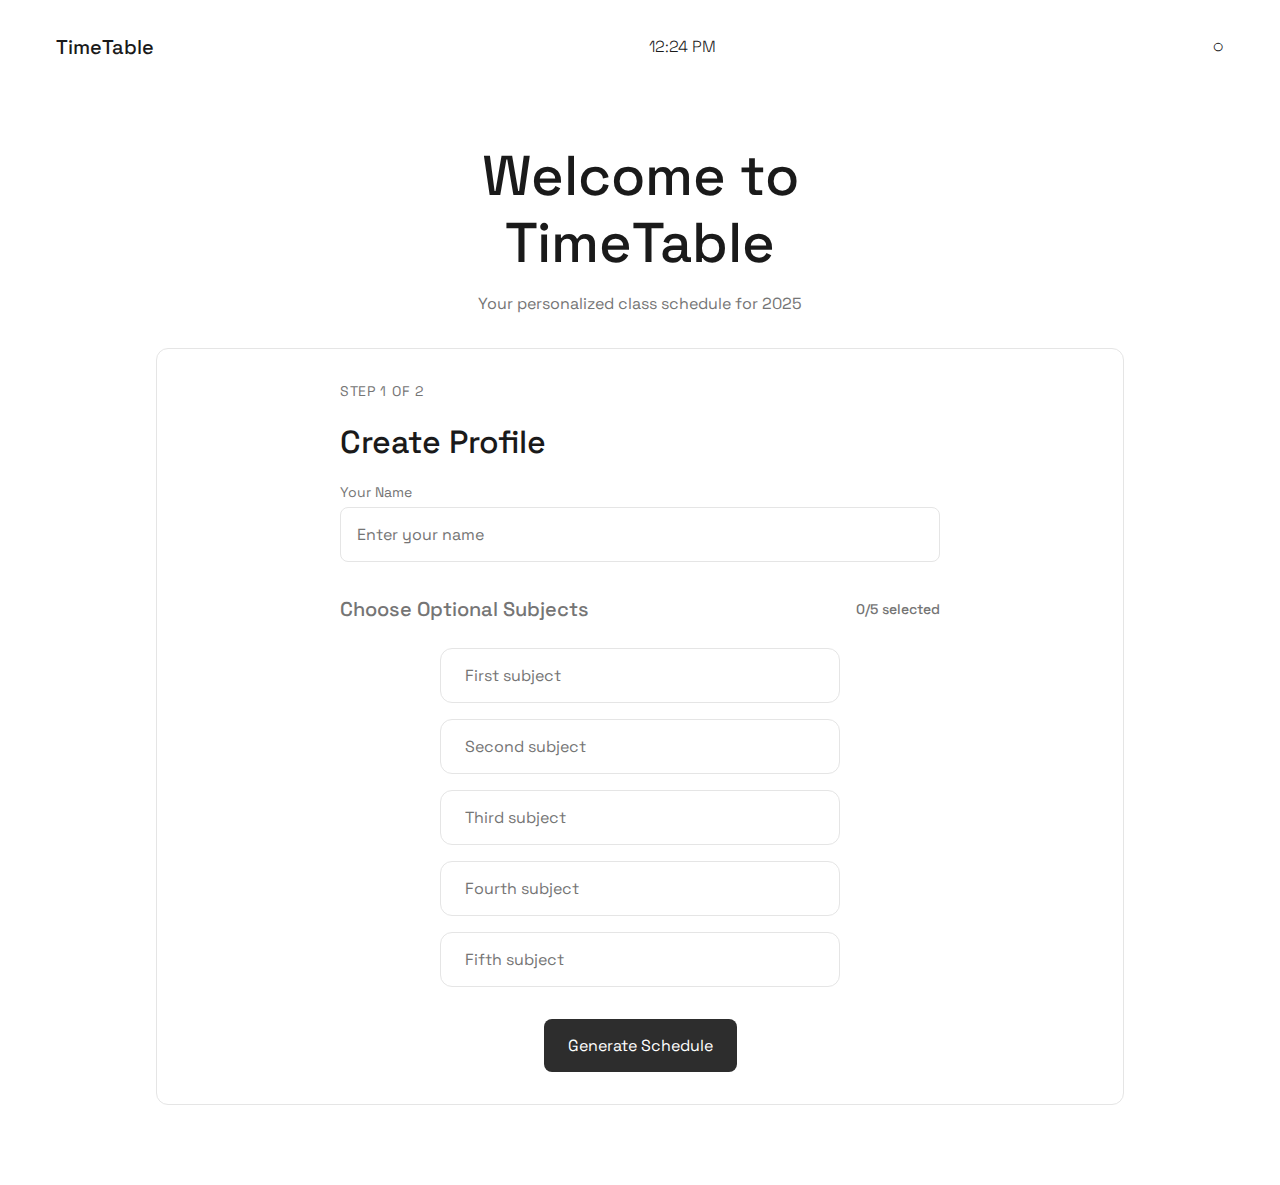
<file: index.html>
<!DOCTYPE html>
<html lang="en">
<head>
    <meta charset="UTF-8">
    <meta name="viewport" content="width=device-width, initial-scale=1.0">
    <title>TimeTable 2025</title>
    <meta http-equiv="refresh" content="0;url=pages/register.html">
    <link rel="stylesheet" href="styles/main.css">
    <link rel="preconnect" href="https://fonts.googleapis.com">
    <link rel="preconnect" href="https://fonts.gstatic.com" crossorigin>
    <link href="https://fonts.googleapis.com/css2?family=Space+Grotesk:wght@300;400;500;600&display=swap" rel="stylesheet">
</head>
<body>
    <p>Redirecting to registration...</p>
    <div class="app-container">
        <!-- Navigation -->
        <nav class="top-nav">
            <div class="nav-brand">TimeTable</div>
            <div class="nav-time" id="current-time">00:00</div>
            <div class="nav-actions">
                <button class="btn-icon" id="theme-toggle">○</button>
            </div>
        </nav>

        <!-- Registration Form -->
        <div id="registration-form" class="panel registration-panel">
            <div class="panel-content">
                <h1>Welcome</h1>
                <p class="subtitle">Select your subjects for 2025</p>
                
                <div class="input-group">
                    <input type="text" id="username" placeholder="Username" class="modern-input">
                </div>

                <div class="subject-selection">
                    <div class="selection-header">Choose 5 Optional Subjects</div>
                    <div class="selection-grid">
                        <select id="subject1" class="modern-select">
                            <option value="">Subject 1</option>
                        </select>
                        <select id="subject2" class="modern-select">
                            <option value="">Subject 2</option>
                        </select>
                        <select id="subject3" class="modern-select">
                            <option value="">Subject 3</option>
                        </select>
                        <select id="subject4" class="modern-select">
                            <option value="">Subject 4</option>
                        </select>
                        <select id="subject5" class="modern-select">
                            <option value="">Subject 5</option>
                        </select>
                    </div>
                </div>

                <button id="register" class="btn-primary">Generate Timetable</button>
            </div>
        </div>

        <!-- Current Subject Display -->
        <div id="current-subject" class="panel current-panel hidden">
            <div class="panel-content">
                <div class="current-info">
                    <div class="time-indicator">Current Period</div>
                    <h2 id="current-subject-name">No Class</h2>
                    <div id="current-room" class="room-badge">Room: --</div>
                </div>
                <div class="action-buttons">
                    <button id="view-timetable" class="btn-secondary">View Full Schedule</button>
                    <button id="logout" class="btn-text">Switch User</button>
                </div>
            </div>
        </div>

        <!-- Timetable View -->
        <div id="timetable-view" class="panel timetable-panel hidden">
            <div class="panel-content">
                <div class="timetable-header">
                    <h2>Weekly Schedule</h2>
                    <button id="back-to-current" class="btn-text">Back to Current</button>
                </div>
                <div class="timetable-grid"></div>
            </div>
        </div>
    </div>
    <script src="js/timetableData.js"></script>
    <script src="js/main.js"></script>
</body>
</html>
</file>
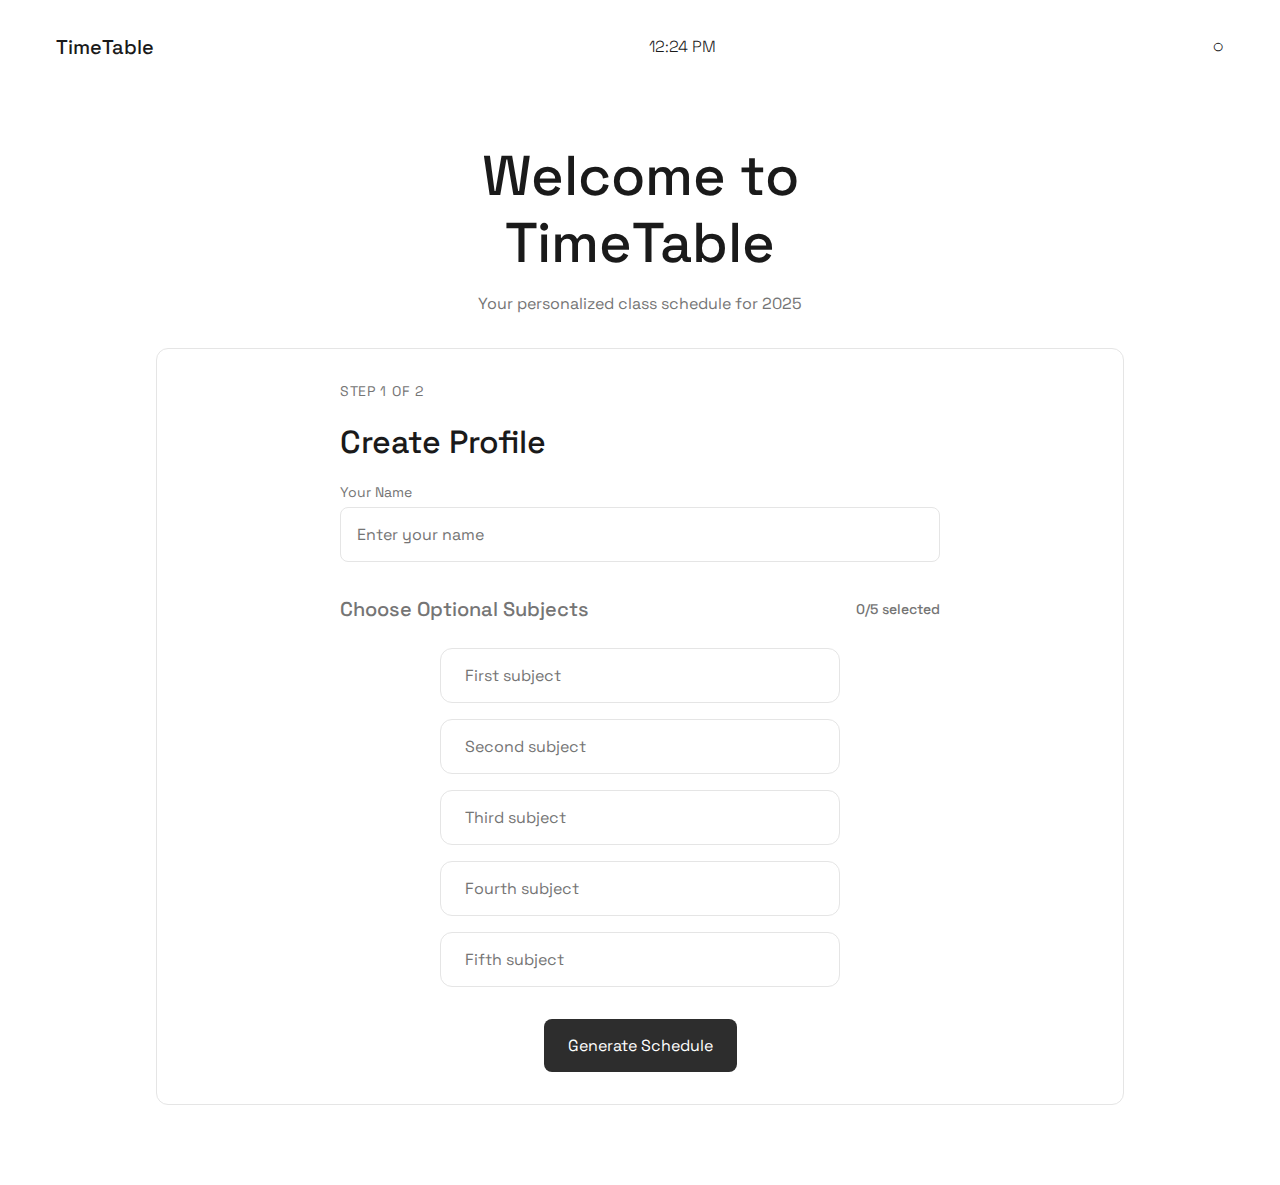
<file: pages/current.html>
<!DOCTYPE html>
<html lang="en">
<head>
    <meta charset="UTF-8">
    <meta name="viewport" content="width=device-width, initial-scale=1.0">
    <title>Current Class - TimeTable 2025</title>
    <link rel="stylesheet" href="../styles/main.css">
    <link rel="preconnect" href="https://fonts.googleapis.com">
    <link rel="preconnect" href="https://fonts.gstatic.com" crossorigin>
    <link href="https://fonts.googleapis.com/css2?family=Space+Grotesk:wght@300;400;500;600&display=swap" rel="stylesheet">
</head>
<body>
    <div class="app-container">
        <nav class="top-nav">
            <div class="nav-brand">TimeTable</div>
            <div class="nav-time" id="current-time">00:00</div>
            <div class="nav-actions">
                <button class="btn-icon" id="theme-toggle">○</button>
            </div>
        </nav>

        <div class="current-layout">
            <div class="schedule-header">
                <h1>Your Schedule</h1>
                <p class="subtitle" id="username-display">Welcome back, User</p>
            </div>

            <div class="schedule-grid">
                <div class="panel current-panel">
                    <div class="panel-content">
                        <div class="time-badge">Current Period</div>
                        <div class="current-info">
                            <h2 id="current-subject-name">No Class</h2>
                            <div id="current-room" class="room-badge">Room: --</div>
                            <div class="time-range">10:30 AM - 11:20 AM</div>
                        </div>
                    </div>
                </div>

                <div class="panel next-panel">
                    <div class="panel-content">
                        <div class="time-badge">Next Up</div>
                        <div class="next-info">
                            <h3 id="next-subject-name">--</h3>
                            <div id="next-room" class="room-badge">Room: --</div>
                            <div class="time-range">11:30 AM - 12:20 PM</div>
                        </div>
                    </div>
                </div>
            </div>

            <div class="quick-actions">
                <a href="timetable.html" class="btn-secondary">View Full Schedule</a>
                <a href="register.html" class="btn-text">Switch User</a>
            </div>
        </div>
    </div>
    <script src="../js/timetableData.js"></script>
    <script src="../js/main.js"></script>
</body>
</html>
</file>
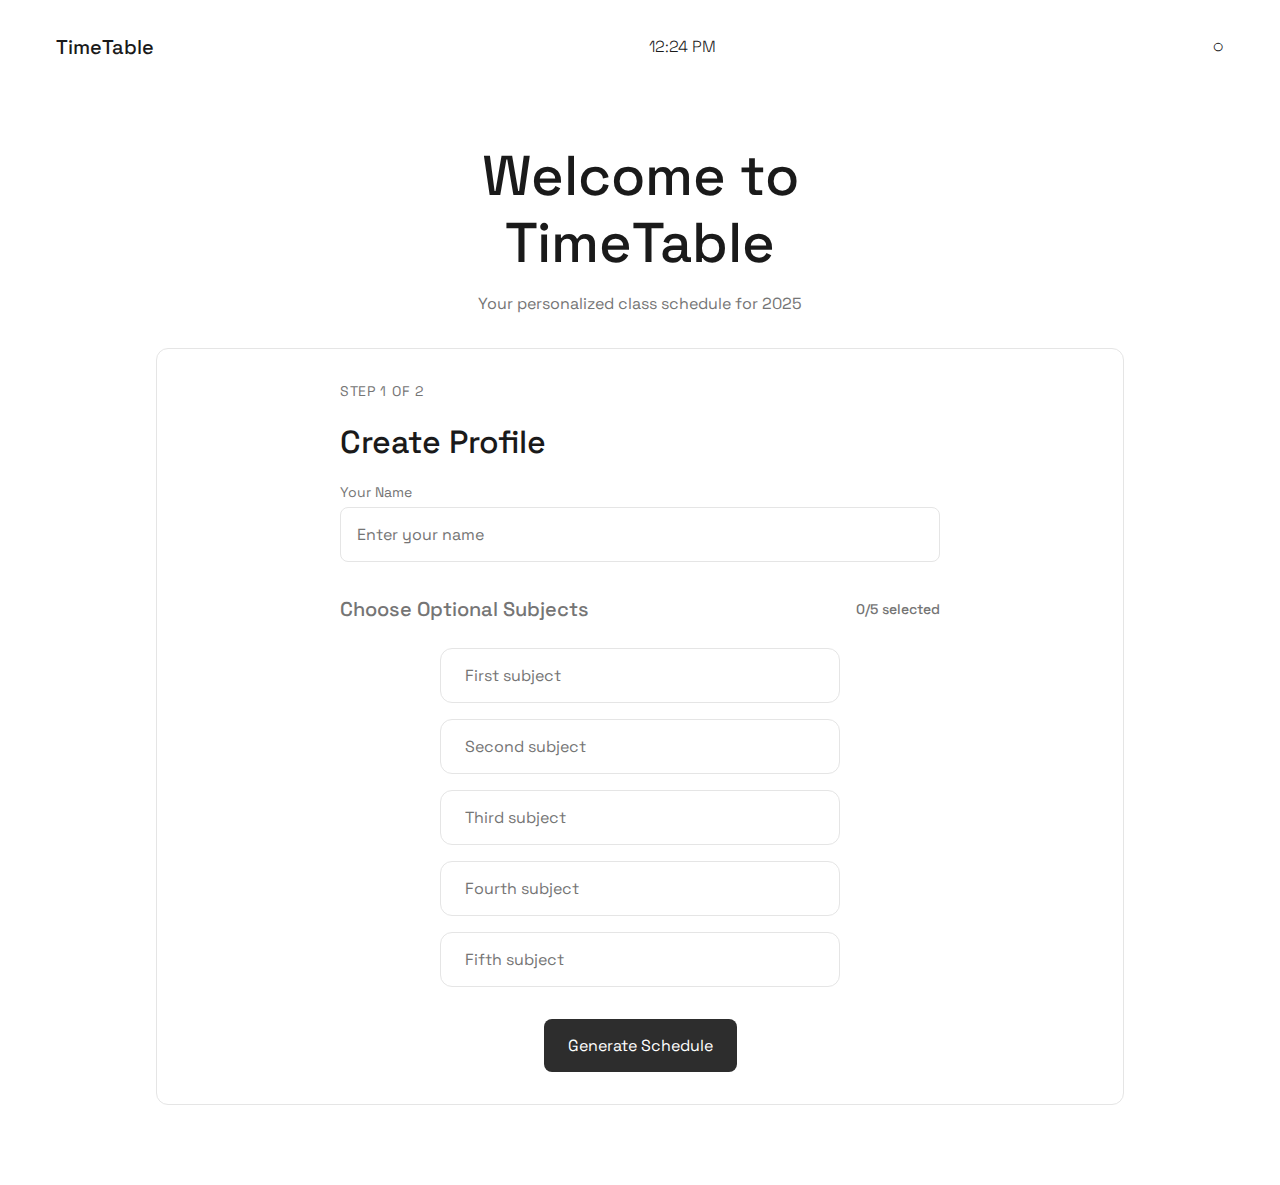
<file: pages/register.html>
<!DOCTYPE html>
<html lang="en">
<head>
    <meta charset="UTF-8">
    <meta name="viewport" content="width=device-width, initial-scale=1.0">
    <title>Register - TimeTable 2025</title>
    <link rel="stylesheet" href="../styles/main.css">
    <link rel="preconnect" href="https://fonts.googleapis.com">
    <link rel="preconnect" href="https://fonts.gstatic.com" crossorigin>
    <link href="https://fonts.googleapis.com/css2?family=Space+Grotesk:wght@300;400;500;600&display=swap" rel="stylesheet">
</head>
<body>
    <div class="app-container">
        <nav class="top-nav">
            <div class="nav-brand">TimeTable</div>
            <div class="nav-time" id="current-time">00:00</div>
            <div class="nav-actions">
                <button class="btn-icon" id="theme-toggle">○</button>
            </div>
        </nav>

        <div class="registration-layout">
            <div class="welcome-section">
                <h1>Welcome to<br>TimeTable</h1>
                <p class="subtitle">Your personalized class schedule for 2025</p>
            </div>

            <div class="panel registration-panel">
                <div class="panel-content">
                    <div class="step-indicator">Step 1 of 2</div>
                    <h2>Create Profile</h2>
                    
                    <div class="input-group">
                        <label for="username">Your Name</label>
                        <input type="text" id="username" placeholder="Enter your name" class="modern-input">
                    </div>

                    <div class="subject-selection">
                        <div class="selection-header">
                            <h3>Choose Optional Subjects</h3>
                            <span class="selection-count">0/5 selected</span>
                        </div>
                        <div class="autocomplete-container">
                            <div class="subject-input-group">
                                <input type="text" class="modern-input subject-input" id="subject1" placeholder="First subject" autocomplete="off">
                                <div class="suggestions" id="suggestions1"></div>
                            </div>
                            <div class="subject-input-group">
                                <input type="text" class="modern-input subject-input" id="subject2" placeholder="Second subject" autocomplete="off">
                                <div class="suggestions" id="suggestions2"></div>
                            </div>
                            <div class="subject-input-group">
                                <input type="text" class="modern-input subject-input" id="subject3" placeholder="Third subject" autocomplete="off">
                                <div class="suggestions" id="suggestions3"></div>
                            </div>
                            <div class="subject-input-group">
                                <input type="text" class="modern-input subject-input" id="subject4" placeholder="Fourth subject" autocomplete="off">
                                <div class="suggestions" id="suggestions4"></div>
                            </div>
                            <div class="subject-input-group">
                                <input type="text" class="modern-input subject-input" id="subject5" placeholder="Fifth subject" autocomplete="off">
                                <div class="suggestions" id="suggestions5"></div>
                            </div>
                        </div>
                    </div>

                    <div class="action-group">
                        <button id="register" class="btn-primary">Generate Schedule</button>
                    </div>
                </div>
            </div>
        </div>
    </div>
    <script src="../js/timetableData.js"></script>
    <script src="../js/main.js"></script>
</body>
</html>
</file>
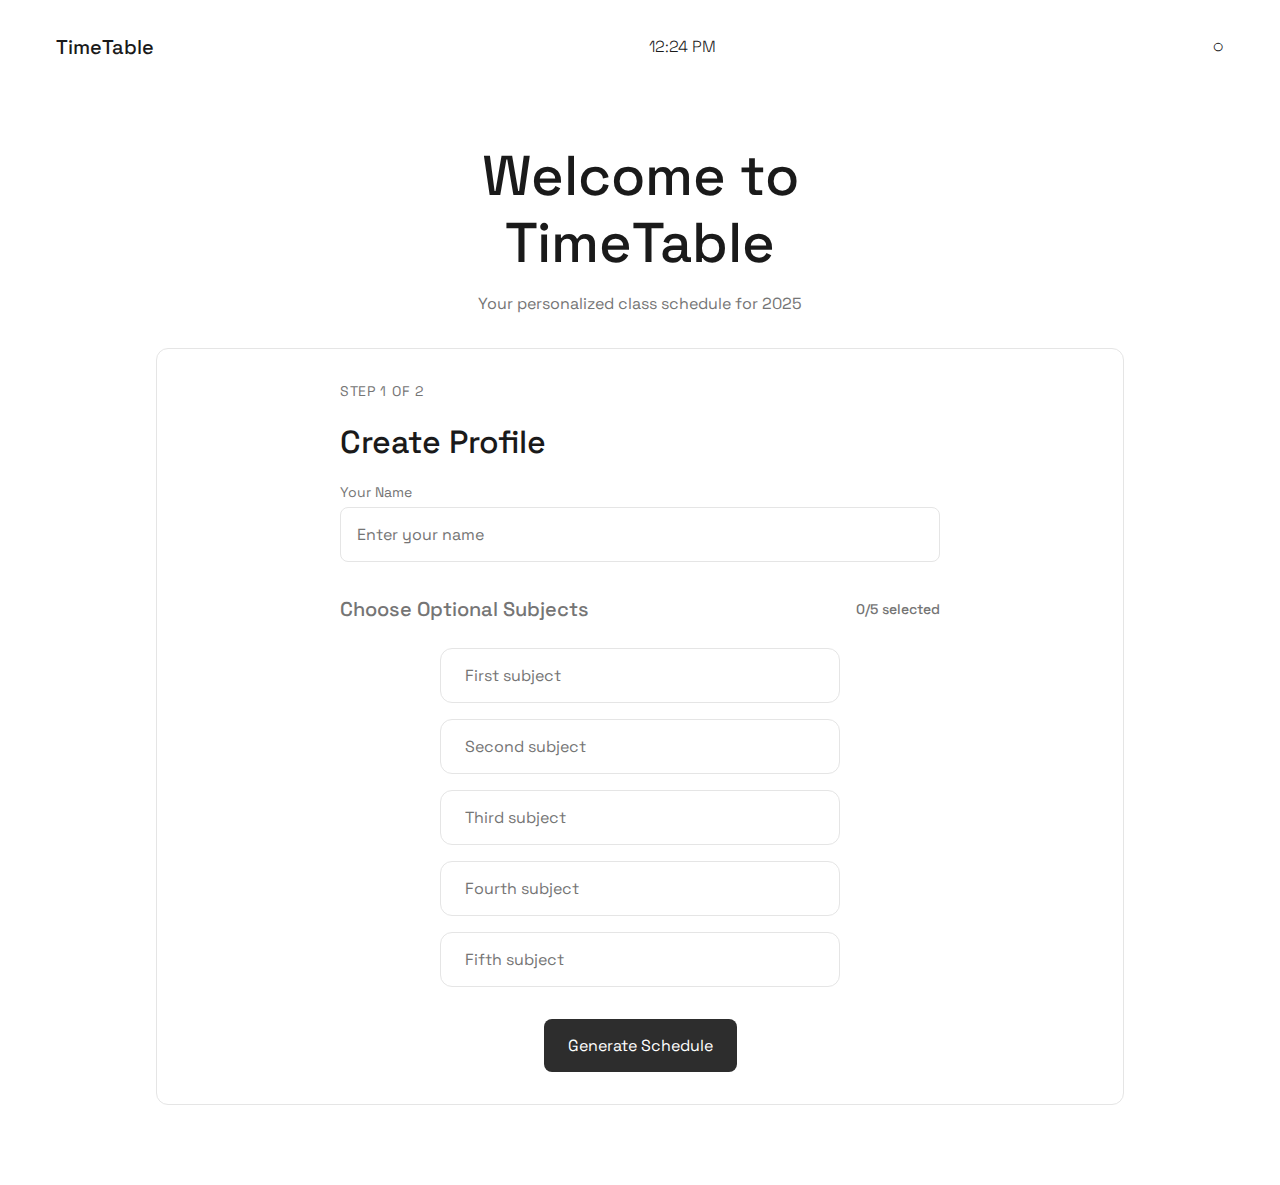
<file: pages/timetable.html>
<!DOCTYPE html>
<html lang="en">
<head>
    <meta charset="UTF-8">
    <meta name="viewport" content="width=device-width, initial-scale=1.0">
    <title>Full Schedule - TimeTable 2025</title>
    <link rel="stylesheet" href="../styles/main.css">
    <link rel="preconnect" href="https://fonts.googleapis.com">
    <link rel="preconnect" href="https://fonts.gstatic.com" crossorigin>
    <link href="https://fonts.googleapis.com/css2?family=Space+Grotesk:wght@300;400;500;600&display=swap" rel="stylesheet">
</head>
<body>
    <div class="app-container">
        <nav class="top-nav">
            <div class="nav-brand">TimeTable</div>
            <div class="nav-time" id="current-time">00:00</div>
            <div class="nav-actions">
                <button class="btn-icon" id="theme-toggle">○</button>
            </div>
        </nav>

        <div class="timetable-layout">
            <div class="timetable-header">
                <h1>Weekly Schedule</h1>
                <p class="subtitle" id="username-display">Your personalized timetable</p>
            </div>

            <div class="timetable-container">
                <div class="timetable-wrapper">
                    <div class="time-column">
                        <div class="time-header">Time</div>
                        <div class="time-slots"></div>
                    </div>
                    <div class="days-grid">
                        <div class="day-headers">
                            <div class="day-header">Monday</div>
                            <div class="day-header">Tuesday</div>
                            <div class="day-header">Wednesday</div>
                            <div class="day-header">Thursday</div>
                            <div class="day-header">Friday</div>
                        </div>
                        <div id="timetable-grid"></div>
                    </div>
                </div>
            </div>

            <div class="quick-actions">
                <a href="current.html" class="btn-secondary">Back to Current</a>
                <button id="logout-btn" class="btn-text">Logout</button>
            </div>
        </div>
    </div>
    <script src="../js/timetableData.js"></script>
    <script src="../js/main.js"></script>
</body>
</html>
</file>
<file: styles/main.css>
:root {
    /* Colors */
    --color-bg: #ffffff;
    --color-text: #1a1a1a;
    --color-primary: #2D2D2D;
    --color-secondary: #757575;
    --color-accent: #FF4D4D;
    --color-surface: #ffffff;
    --color-border: #E5E5E5;
    
    /* Typography */
    --font-primary: 'Space Grotesk', sans-serif;
    
    /* Spacing */
    --spacing-xs: 0.25rem;
    --spacing-sm: 0.5rem;
    --spacing-md: 1rem;
    --spacing-lg: 1.5rem;
    --spacing-xl: 2rem;
    
    /* Transitions */
    --transition-fast: 0.15s ease;
    --transition-normal: 0.25s ease;
}

/* Dark theme */
[data-theme="dark"] {
    --color-bg: #1a1a1a;
    --color-text: #ffffff;
    --color-primary: #f5f5f5;
    --color-secondary: #a0a0a0;
    --color-surface: #2d2d2d;
    --color-border: #404040;
}

* {
    margin: 0;
    padding: 0;
    box-sizing: border-box;
}

body {
    font-family: var(--font-primary);
    background-color: var(--color-bg);
    color: var(--color-text);
    line-height: 1.5;
    -webkit-font-smoothing: antialiased;
}

.app-container {
    min-height: 100vh;
    padding: var(--spacing-md);
    max-width: 1200px;
    margin: 0 auto;
}

/* Navigation */
.top-nav {
    display: flex;
    justify-content: space-between;
    align-items: center;
    padding: var(--spacing-md) 0;
    margin-bottom: var(--spacing-xl);
}

.nav-brand {
    font-size: 1.25rem;
    font-weight: 500;
}

.nav-time {
    font-size: 1rem;
    font-weight: 300;
}

/* Panels */
.panel {
    background: var(--color-surface);
    border: 1px solid var(--color-border);
    border-radius: 12px;
    padding: var(--spacing-xl);
    margin-bottom: var(--spacing-xl);
}

.panel-content {
    max-width: 600px;
    margin: 0 auto;
}

/* Typography */
h1 {
    font-size: 2.5rem;
    font-weight: 500;
    margin-bottom: var(--spacing-sm);
}

h2 {
    font-size: 2rem;
    font-weight: 500;
    margin-bottom: var(--spacing-md);
}

.subtitle {
    color: var(--color-secondary);
    margin-bottom: var(--spacing-xl);
}

/* Forms */
.input-group {
    margin-bottom: var(--spacing-lg);
}

.modern-input,
.modern-select {
    width: 100%;
    padding: var(--spacing-md);
    border: 1px solid var(--color-border);
    border-radius: 8px;
    font-family: var(--font-primary);
    font-size: 1rem;
    background: var(--color-surface);
    color: var(--color-text);
    transition: var(--transition-fast);
}

.modern-input:focus,
.modern-select:focus {
    outline: none;
    border-color: var(--color-primary);
}

/* Subject Selection */
.selection-header {
    font-weight: 500;
    margin-bottom: var(--spacing-md);
    color: var(--color-secondary);
}

.selection-grid {
    display: grid;
    gap: var(--spacing-md);
    margin-bottom: var(--spacing-xl);
}

.autocomplete-container {
    display: flex;
    flex-direction: column;
    gap: var(--spacing-md);
    margin-bottom: var(--spacing-xl);
    width: 100%;
    max-width: 400px;
    margin-left: auto;
    margin-right: auto;
}

.subject-input-group {
    position: relative;
    width: 100%;
}

.subject-input {
    width: 100%;
    padding: var(--spacing-md) var(--spacing-lg);
    border: 1px solid var(--color-border);
    border-radius: 12px;
    background: var(--color-surface);
    color: var(--color-text);
    font-family: var(--font-primary);
    font-size: 1rem;
    transition: all var(--transition-normal);
}

.subject-input:focus {
    outline: none;
    border-color: var(--color-primary);
    box-shadow: 0 2px 8px rgba(0, 0, 0, 0.05);
}

.suggestions {
    position: absolute;
    top: 100%;
    left: 0;
    right: 0;
    margin-top: var(--spacing-xs);
    background: var(--color-surface);
    border: 1px solid var(--color-border);
    border-radius: 12px;
    box-shadow: 0 4px 12px rgba(0, 0, 0, 0.1);
    max-height: 200px;
    overflow-y: auto;
    z-index: 1000;
    opacity: 0;
    transform: translateY(-10px);
    pointer-events: none;
    transition: all var(--transition-normal);
}

.suggestions.active {
    opacity: 1;
    transform: translateY(0);
    pointer-events: auto;
}

.suggestion-item {
    padding: var(--spacing-md) var(--spacing-lg);
    cursor: pointer;
    transition: all var(--transition-fast);
}

.suggestion-item:hover {
    background: var(--color-border);
}

.suggestion-item.selected {
    background: var(--color-primary);
    color: var(--color-surface);
}

/* Custom scrollbar for suggestions */
.suggestions::-webkit-scrollbar {
    width: 8px;
}

.suggestions::-webkit-scrollbar-track {
    background: transparent;
}

.suggestions::-webkit-scrollbar-thumb {
    background: var(--color-border);
    border-radius: 4px;
}

.suggestions::-webkit-scrollbar-thumb:hover {
    background: var(--color-secondary);
}

/* Input validation states */
.subject-input.valid {
    border-color: #4CAF50;
}

.subject-input.invalid {
    border-color: #FF5252;
}

.subject-input-group .validation-message {
    position: absolute;
    bottom: -20px;
    left: 0;
    font-size: 0.75rem;
    color: #FF5252;
}

/* Buttons */
.btn-primary,
.btn-secondary,
.btn-text {
    padding: var(--spacing-md) var(--spacing-lg);
    border-radius: 8px;
    font-family: var(--font-primary);
    font-size: 1rem;
    cursor: pointer;
    transition: var(--transition-normal);
    border: none;
}

.btn-primary {
    background: var(--color-primary);
    color: var(--color-bg);
}

.btn-secondary {
    background: transparent;
    border: 1px solid var(--color-border);
    color: var(--color-text);
}

.btn-text {
    background: transparent;
    color: var(--color-secondary);
    padding: var(--spacing-sm);
}

.btn-icon {
    background: transparent;
    border: none;
    color: var(--color-text);
    cursor: pointer;
    font-size: 1.25rem;
}

/* Current Subject Display */
.current-info {
    text-align: center;
    margin-bottom: var(--spacing-xl);
}

.time-indicator {
    color: var(--color-secondary);
    font-size: 0.875rem;
    margin-bottom: var(--spacing-xs);
}

.room-badge {
    display: inline-block;
    padding: var(--spacing-sm) var(--spacing-md);
    background: var(--color-border);
    border-radius: 20px;
    font-size: 0.875rem;
    margin-top: var(--spacing-sm);
}

/* Timetable Grid Refinements */
.timetable-wrapper {
    height: 100%;
    display: flex;
    gap: var(--spacing-md);
    overflow: hidden;
}

.time-column {
    width: 100px;
    flex-shrink: 0;
    display: flex;
    flex-direction: column;
}

.time-header {
    height: 50px;
    display: flex;
    align-items: center;
    justify-content: center;
    font-weight: 500;
    color: var(--color-secondary);
    background: var(--color-surface-variant);
    border-radius: var(--border-radius-sm);
    margin-bottom: var(--spacing-xs);
}

.time-slots {
    flex: 1;
    display: flex;
    flex-direction: column;
    gap: var(--spacing-xs);
}

.time-slot {
    height: 80px;
    display: flex;
    align-items: center;
    justify-content: flex-end;
    padding-right: var(--spacing-sm);
    color: var(--color-secondary);
    font-size: 0.875rem;
    font-weight: 500;
}

.days-grid {
    flex: 1;
    min-width: 0;
    display: flex;
    flex-direction: column;
    overflow: hidden;
}

.day-headers {
    display: grid;
    grid-template-columns: repeat(5, 1fr);
    gap: var(--spacing-xs);
    margin-bottom: var(--spacing-xs);
}

.day-header {
    height: 50px;
    background: var(--color-surface-variant);
    color: var(--color-on-surface-variant);
    border-radius: var(--border-radius-sm);
    display: flex;
    align-items: center;
    justify-content: center;
    font-weight: 500;
    font-size: 0.9375rem;
}

#timetable-grid {
    flex: 1;
    display: grid;
    grid-template-columns: repeat(5, 1fr);
    gap: var(--spacing-xs);
    overflow-y: auto;
    padding-right: var(--spacing-sm);
}

.day-column {
    display: flex;
    flex-direction: column;
    gap: var(--spacing-xs);
}

.class-slot {
    height: 80px;
    background: var(--color-surface-variant);
    border-radius: var(--border-radius-sm);
    padding: var(--spacing-sm);
    display: flex;
    flex-direction: column;
    justify-content: center;
    transition: all 0.2s ease;
}

.class-slot:hover {
    transform: scale(1.02);
    box-shadow: var(--shadow-md);
}

.class-slot.active {
    background: var(--color-primary);
    color: var(--color-on-primary);
    transform: scale(1.02);
    box-shadow: var(--shadow-lg);
}

.class-slot .subject {
    font-weight: 500;
    margin-bottom: var(--spacing-xs);
    font-size: 0.9375rem;
}

.class-slot .room {
    font-size: 0.8125rem;
    opacity: 0.9;
}

/* Empty slots styling */
.class-slot:empty {
    background: var(--color-surface);
    border: 2px dashed var(--color-border);
}

/* Custom Scrollbar */
#timetable-grid::-webkit-scrollbar {
    width: 8px;
}

#timetable-grid::-webkit-scrollbar-track {
    background: var(--color-surface);
    border-radius: 4px;
}

#timetable-grid::-webkit-scrollbar-thumb {
    background: var(--color-primary);
    border-radius: 4px;
    opacity: 0.8;
}

#timetable-grid::-webkit-scrollbar-thumb:hover {
    opacity: 1;
}

/* Responsive adjustments */
@media (max-width: 1024px) {
    .time-column {
        width: 80px;
    }

    .time-slot {
        font-size: 0.8125rem;
    }

    .day-header {
        font-size: 0.875rem;
    }

    .class-slot {
        padding: var(--spacing-xs);
    }

    .class-slot .subject {
        font-size: 0.875rem;
    }

    .class-slot .room {
        font-size: 0.75rem;
    }
}

@media (max-width: 768px) {
    .time-column {
        width: 60px;
    }

    .time-slot {
        font-size: 0.75rem;
    }

    .day-header {
        font-size: 0.8125rem;
        padding: var(--spacing-xs);
    }

    .class-slot {
        height: 70px;
    }

    .time-slot {
        height: 70px;
    }
}

@media (max-width: 480px) {
    .timetable-wrapper {
        gap: var(--spacing-xs);
    }

    .time-column {
        width: 50px;
    }

    .time-slot {
        padding-right: var(--spacing-xs);
    }

    .class-slot .subject {
        font-size: 0.8125rem;
    }
}

/* Registration Layout */
.registration-layout {
    max-width: 1000px;
    margin: 0 auto;
    padding: var(--spacing-xl) var(--spacing-md);
}

.welcome-section {
    text-align: center;
    margin-bottom: var(--spacing-xl);
}

.welcome-section h1 {
    font-size: 3.5rem;
    line-height: 1.2;
    margin-bottom: var(--spacing-md);
}

.step-indicator {
    color: var(--color-secondary);
    font-size: 0.875rem;
    margin-bottom: var(--spacing-md);
    text-transform: uppercase;
    letter-spacing: 0.05em;
}

.selection-header {
    display: flex;
    justify-content: space-between;
    align-items: center;
    margin-bottom: var(--spacing-lg);
}

.selection-header h3 {
    font-size: 1.25rem;
    font-weight: 500;
}

.selection-count {
    color: var(--color-secondary);
    font-size: 0.875rem;
}

.action-group {
    margin-top: var(--spacing-xl);
    text-align: center;
}

/* Current View Layout */
.current-layout {
    max-width: 1000px;
    margin: 0 auto;
    padding: var(--spacing-xl) var(--spacing-md);
}

.schedule-header {
    text-align: center;
    margin-bottom: var(--spacing-xl);
}

.schedule-grid {
    display: grid;
    grid-template-columns: 1fr 1fr;
    gap: var(--spacing-lg);
    margin-bottom: var(--spacing-xl);
}

.time-badge {
    display: inline-block;
    padding: var(--spacing-xs) var(--spacing-md);
    background: var(--color-primary);
    color: var(--color-surface);
    border-radius: 20px;
    font-size: 0.875rem;
    margin-bottom: var(--spacing-md);
}

.time-range {
    color: var(--color-secondary);
    font-size: 0.875rem;
    margin-top: var(--spacing-sm);
}

.current-info,
.next-info {
    text-align: center;
}

.current-info h2,
.next-info h3 {
    margin: var(--spacing-sm) 0;
}

.quick-actions {
    display: flex;
    justify-content: center;
    gap: var(--spacing-md);
}

/* Input Groups */
.input-group {
    margin-bottom: var(--spacing-xl);
}

.input-group label {
    display: block;
    margin-bottom: var(--spacing-xs);
    color: var(--color-secondary);
    font-size: 0.875rem;
}

/* Responsive Design */
@media (max-width: 768px) {
    .app-container {
        padding: var(--spacing-sm);
    }
    
    .panel {
        padding: var(--spacing-md);
    }
    
    h1 {
        font-size: 2rem;
    }
    
    .timetable-grid {
        font-size: 0.875rem;
    }
}

@media (max-width: 768px) {
    .schedule-grid {
        grid-template-columns: 1fr;
    }
    
    .welcome-section h1 {
        font-size: 2.5rem;
    }
    
    .panel {
        padding: var(--spacing-lg);
    }
}

@media (max-width: 480px) {
    .quick-actions {
        flex-direction: column;
        gap: var(--spacing-sm);
    }
    
    .welcome-section h1 {
        font-size: 2rem;
    }
}
</file>
